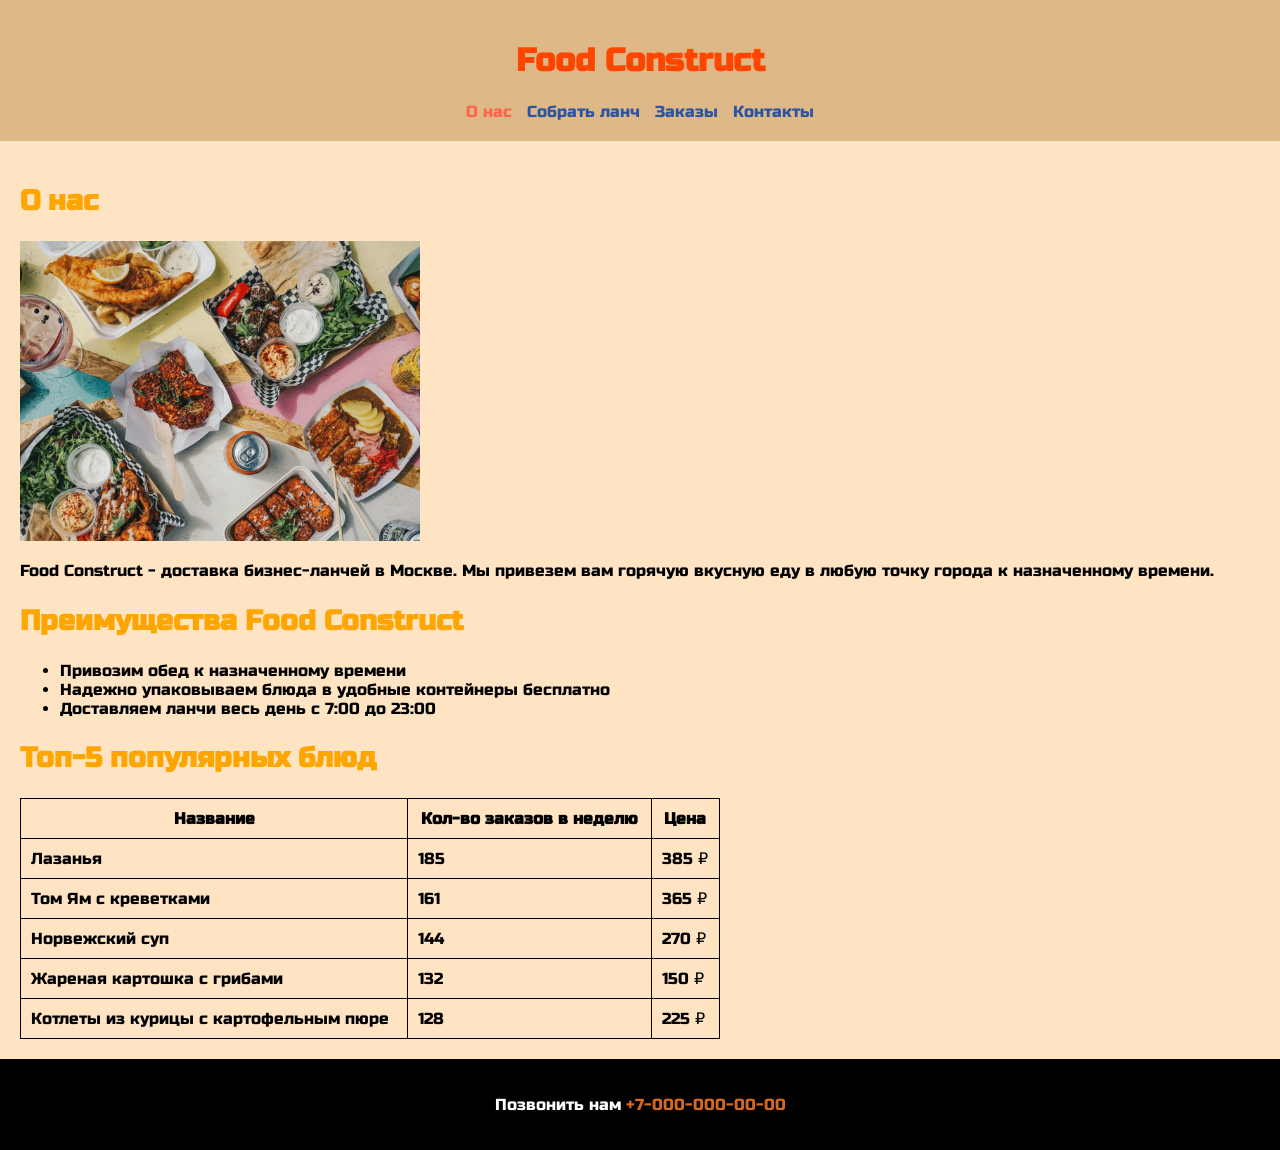
<file: lab1/index.html>
<!DOCTYPE html>
<html lang="ru">
<head>
    <meta charset="UTF-8">
    <meta name="viewport" content="width=device-width, initial-scale=1.0">
    <title>Food Construct</title>
    <link rel="preconnect" href="https://fonts.googleapis.com">
    <link rel="preconnect" href="https://fonts.gstatic.com" crossorigin>
    <link href="https://fonts.googleapis.com/css2?family=Russo+One&display=swap" rel="stylesheet">
    <link rel="stylesheet" href="style.css">
</head>
<body>
    
    <header>
        <h1>Food Construct</h1>
        <nav>
            <a href="#" class="active">О нас</a>
            <a href="../lab3/index.html">Собрать ланч</a>
            <a href="#">Заказы</a>
            <a href="#footer">Контакты</a>
        </nav>
    </header>

    <main>
        
        <section>
            <h2>О нас</h2>
            <img src="img/lunch.jpg" alt="Картинка ланча">
            <p>Food Construct - доставка бизнес-ланчей в Москве. Мы привезем вам горячую вкусную еду в любую точку города к назначенному времени.</p>
        </section>

        <section>
            <h2>Преимущества Food Construct</h2>
            <ul>
                <li>Привозим обед к назначенному времени</li>
                <li>Надежно упаковываем блюда в удобные контейнеры бесплатно</li>
                <li>Доставляем ланчи весь день с 7:00 до 23:00</li>
            </ul>
        </section>

        <section>
            <h2>Топ-5 популярных блюд</h2>
            <table>
                <tr>
                    <th>Название</th>
                    <th>Кол-во заказов в неделю</th>
                    <th>Цена</th>
                </tr>
                <tr>
                    <td>Лазанья</td>
                    <td>185</td>
                    <td>385 ₽</td>
                </tr>
                <tr>
                    <td>Том Ям с креветками</td>
                    <td>161</td>
                    <td>365 ₽</td>
                </tr>
                <tr>
                    <td>Норвежский суп</td>
                    <td>144</td>
                    <td>270 ₽</td>
                </tr>
                <tr>
                    <td>Жареная картошка с грибами</td>
                    <td>132</td>
                    <td>150 ₽</td>
                </tr>
                <tr>
                    <td>Котлеты из курицы с картофельным пюре</td>
                    <td>128</td>
                    <td>225 ₽</td>
                </tr>
            </table>
        </section>
    </main>

    <footer id="footer">
            <p>Позвонить нам <a href="tel:+70000000000">+7-000-000-00-00</a></p>
    </footer>

</body>
</html>
</file>
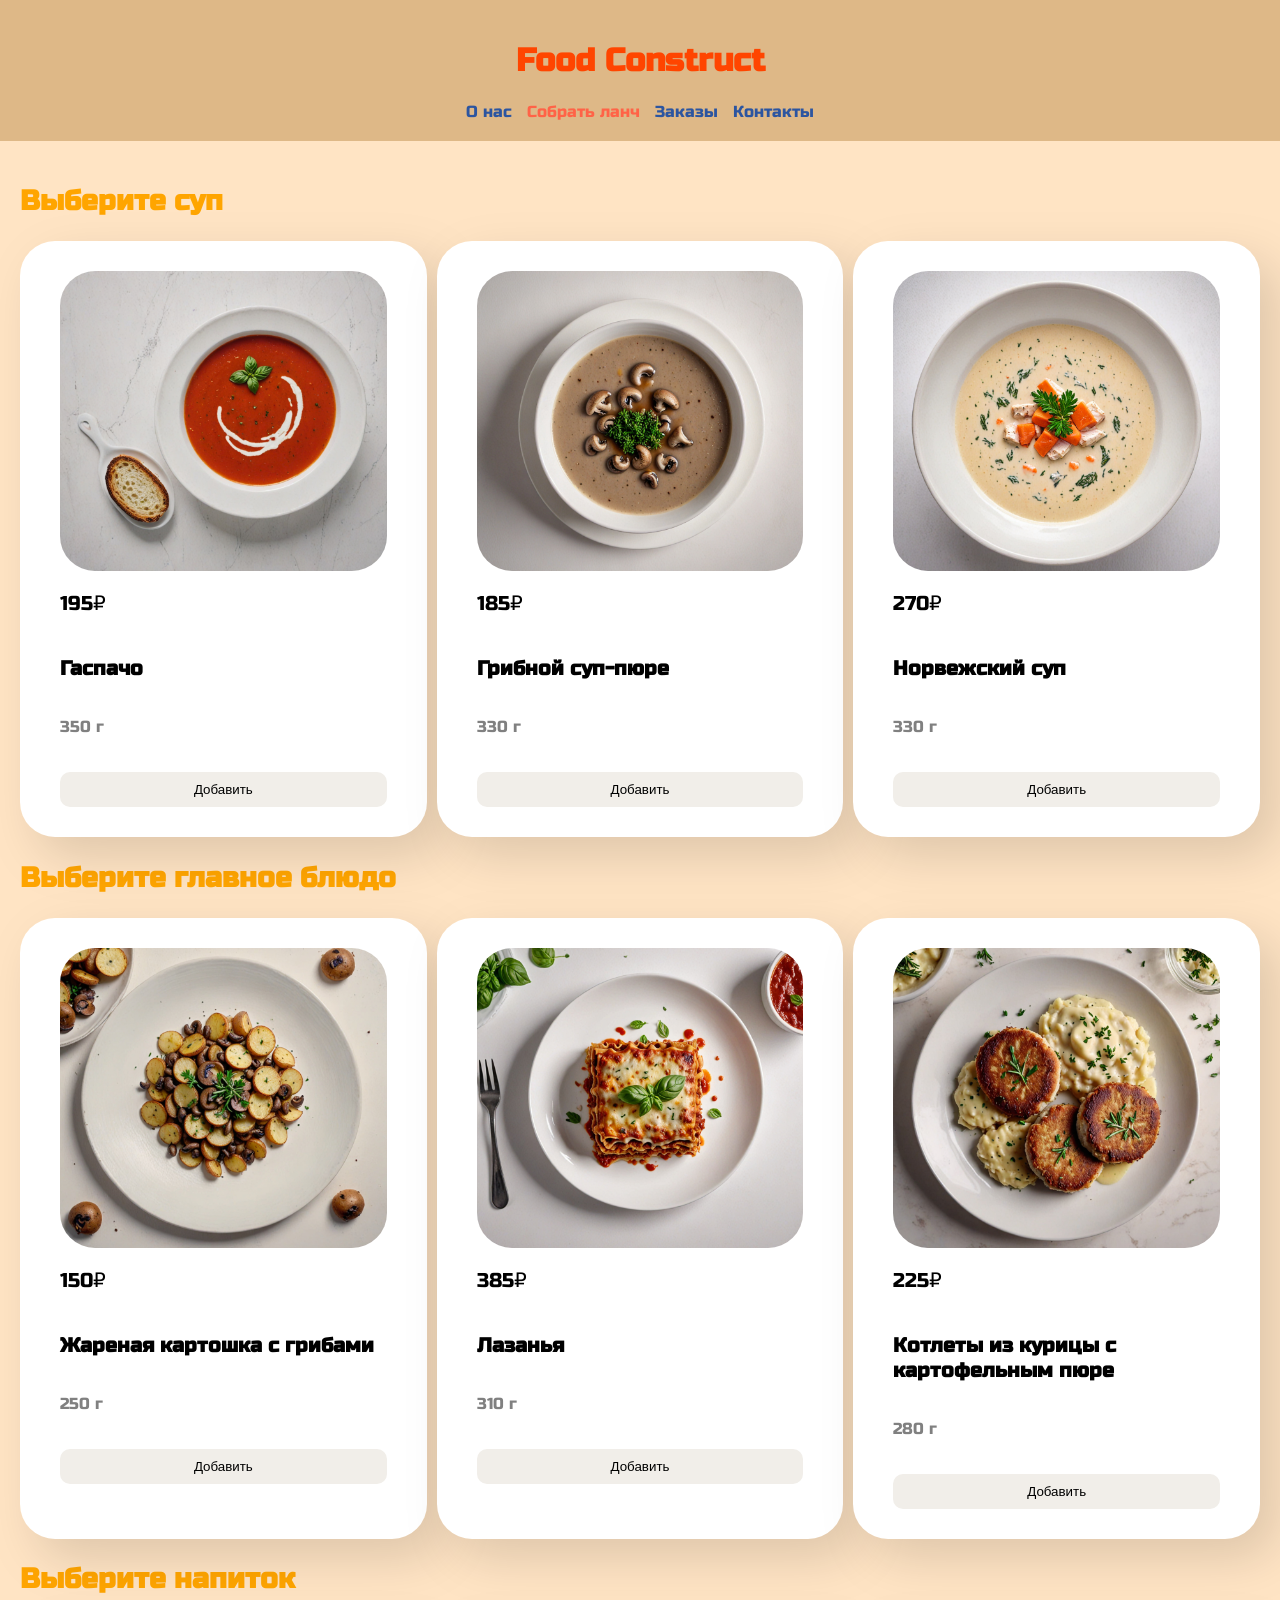
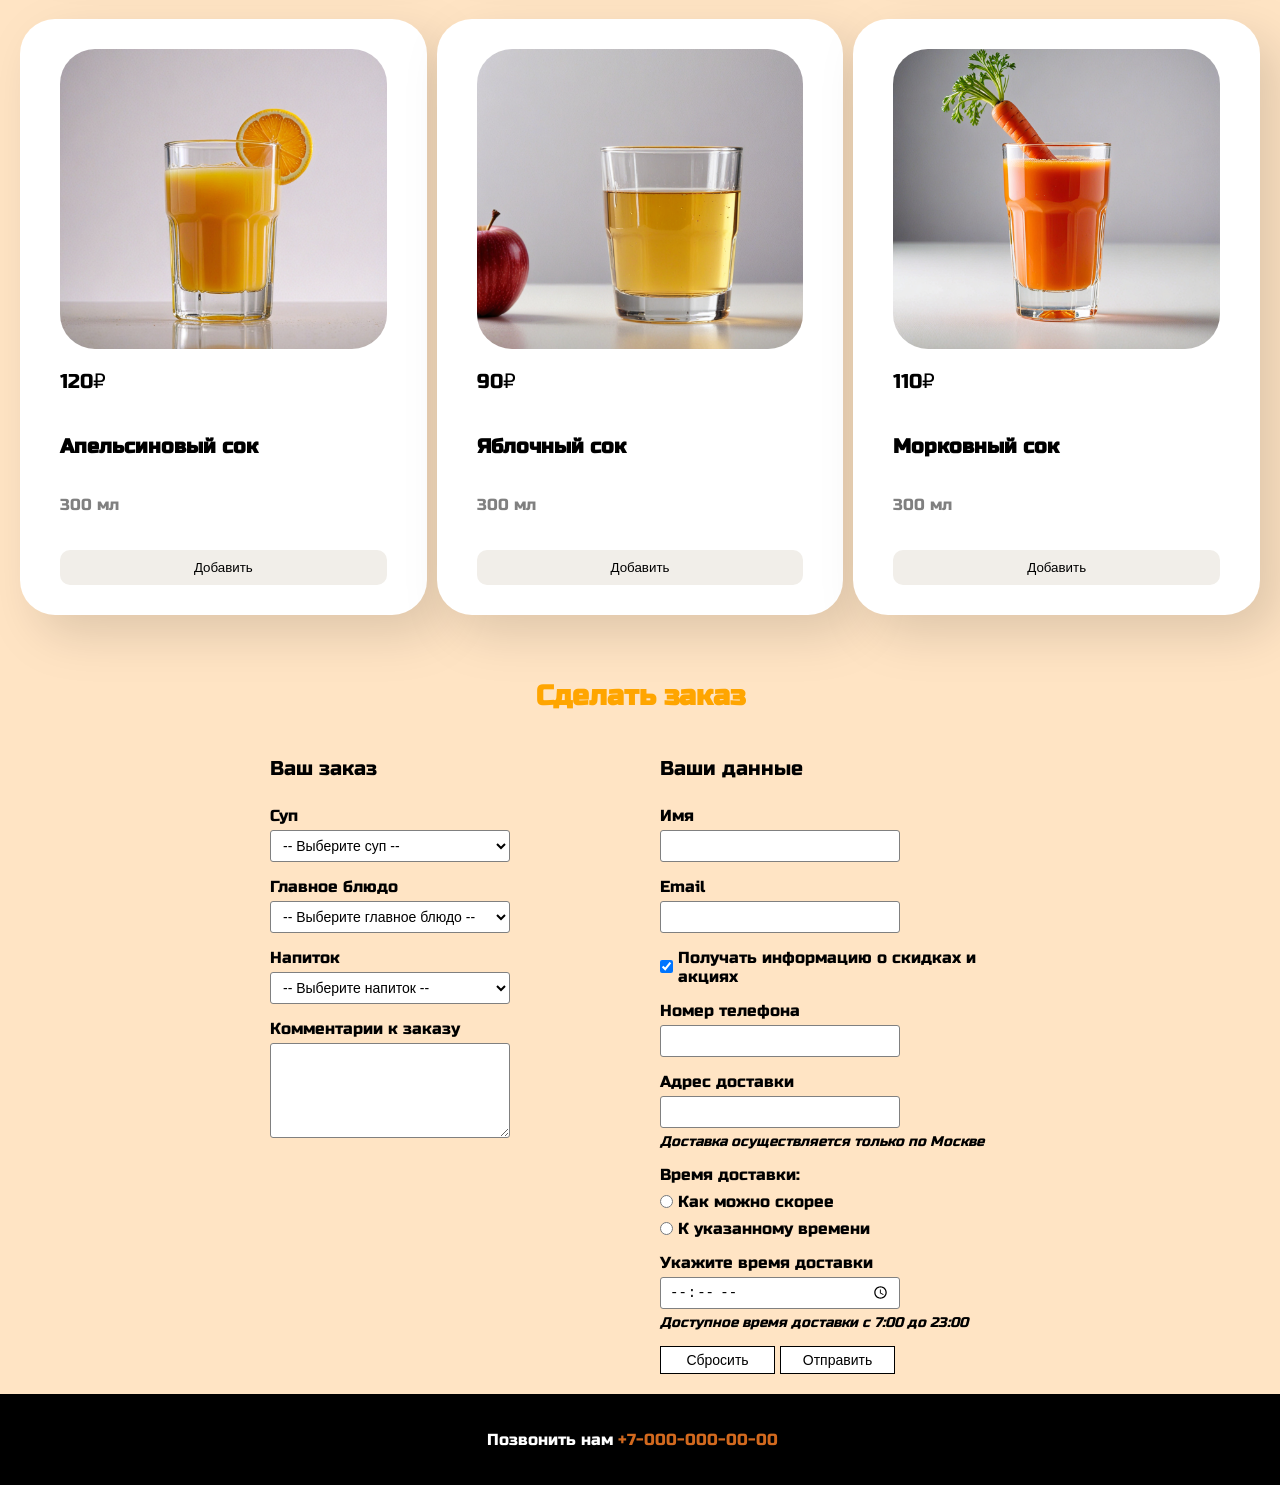
<file: lab2/index.html>
<!DOCTYPE html>
<html lang="ru">
<head>
    <meta charset="UTF-8">
    <meta name="viewport" content="width=device-width, initial-scale=1.0">
    <title>Собрать ланч - Food Construct</title>
    <link rel="preconnect" href="https://fonts.googleapis.com">
    <link rel="preconnect" href="https://fonts.gstatic.com" crossorigin>
    <link href="https://fonts.googleapis.com/css2?family=Russo+One&display=swap" rel="stylesheet">
    <link rel="stylesheet" href="style.css">
    <link rel="stylesheet" href="lunch.css">
</head>
<body>

    <header>
        <h1>Food Construct</h1>
        <nav>
            <a href="../lab1/index.html">О нас</a>
            <a href="#" class="active">Собрать ланч</a>
            <a href="#">Заказы</a>
            <a href="#footer">Контакты</a>
        </nav>
    </header>
    
    <main>
    
    <section>
        <h2>Выберите суп</h2>
        <div class="dishes">
            <div class="dish">
                <img src="img/gazpacho.jpg" alt="Суп 1">
                <p>195₽</p>
                <p>Гаспачо</p>
                <p>350 г</p>
                <button>Добавить</button>
            </div>
            <div class="dish">
                <img src="img/mushroom_soup.jpg" alt="Суп 2">
                <p>185₽</p>
                <p>Грибной суп-пюре</p>
                <p>330 г</p>
                <button>Добавить</button>
            </div>
            <div class="dish">
                <img src="img/norway_soup.jpg" alt="Суп 3">
                <p>270₽</p>
                <p>Норвежский суп</p>
                <p>330 г</p>
                <button>Добавить</button>
            </div>
        </div>

    </section>

    <section>
        <h2>Выберите главное блюдо</h2>
        <div class="dishes">
            <div class="dish">
                <img src="img/potato.jpg" alt="Главное блюдо 1">
                <p>150₽</p>
                <p>Жареная картошка с грибами</p>
                <p>250 г</p>
                <button>Добавить</button>
            </div>
            <div class="dish">
                <img src="img/lasagna.jpg" alt="Главное блюдо 2">
                <p>385₽</p>
                <p>Лазанья</p>
                <p>310 г</p>
                <button>Добавить</button>
            </div>
            <div class="dish">
                <img src="img/cutlet.jpg" alt="Главное блюдо 3">
                <p>225₽</p>
                <p>Котлеты из курицы с картофельным пюре</p>
                <p>280 г</p>
                <button>Добавить</button>
            </div>
        </div>

    </section>

    <section>
        <h2>Выберите напиток</h2>
        <div class="dishes">
            <div class="dish">
                <img src="img/orange-juice.jpg" alt="Напиток 1">
                <p>120₽</p>
                <p>Апельсиновый сок</p>
                <p>300 мл</p>
                <button>Добавить</button>
            </div>
            <div class="dish">
                <img src="img/apple-juice.jpg" alt="Напиток 2">
                <p>90₽</p>
                <p>Яблочный сок</p>
                <p>300 мл</p>
                <button>Добавить</button>
            </div>
            <div class="dish">
                <img src="img/carrot-juice.jpg" alt="Напиток 3">
                <p>110₽</p>
                <p>Морковный сок</p>
                <p>300 мл</p>
                <button>Добавить</button>
            </div>
        </div>

    </section>
    </main>
    
    <section class="order">
        <h2>Сделать заказ</h2>
        <form action="https://httpbin.org/post" method="POST">
            <div class="form-columns">

                <div class="form-block">
                    <h3>Ваш заказ</h3>

                    <label for="soup">Суп</label>
                    <select id="soup" name="soup" required>
                        <option value="">-- Выберите суп --</option>
                        <option value="gaspacho">Гаспачо</option>
                        <option value="mushroom_soup">Грибной суп-пюре</option>
                        <option value="norway_soup">Норвежский суп</option>
                    </select>

                    <label for="main-dish">Главное блюдо</label>
                    <select id="main-dish" name="main-dish" required>
                        <option value="">-- Выберите главное блюдо --</option>
                        <option value="potato">Жареная картошка с грибами</option>
                        <option value="lasagna">Лазанья</option>
                        <option value="cutlet">Котлеты из курицы с картофельным пюре</option>
                    </select>

                    <label for="drink">Напиток</label>
                    <select id="drink" name="drink" required>
                        <option value="">-- Выберите напиток --</option>
                        <option value="orange-juice">Апельсиновый сок</option>
                        <option value="apple-juice">Яблочный сок</option>
                        <option value="carrot-juice">Морковный сок</option>
                    </select>

                    <label for="comment">Комментарии к заказу</label>
                    <textarea id="comment" name="comment"></textarea>
                </div>

                <div class="form-block">
                    <h3>Ваши данные</h3>

                    <label for="name">Имя</label>
                    <input type="text" id="name" name="name" required>

                    <label for="email">Email</label>
                    <input type="email" id="email" name="email" required>

                    <div class="checkbox-row">
                        <input type="checkbox" id="subscribe" name="subscribe" checked>
                        <label for="subscribe">Получать информацию о скидках и акциях</label>
                    </div>

                    <label for="phone">Номер телефона</label>
                    <input type="tel" id="phone" name="phone" required>

                    <label for="address">Адрес доставки</label>
                    <input type="text" id="address" name="address" required>
                    <p class="hint">Доставка осуществляется только по Москве</p>

                    <fieldset>
                        <legend>Время доставки:</legend>
                        <div class="radio-row">
                            <input type="radio" id="asap" name="delivery-time" value="asap" required>
                            <label for="asap">Как можно скорее</label>
                        </div>
                        <div class="radio-row">
                            <input type="radio" id="scheduled" name="delivery-time" value="scheduled">
                            <label for="scheduled">К указанному времени</label>
                        </div>
                    </fieldset>

                    <label for="delivery-time-value">Укажите время доставки</label>
                    <input type="time" id="delivery-time-value" name="delivery-time-value" min="07:00" max="23:00" step="300">
                    <p class="hint">Доступное время доставки с 7:00 до 23:00</p>

                    <div class="buttons">
                        <button type="reset">Сбросить</button>
                        <button type="submit">Отправить</button>
                    </div>
                </div>

            </div>
        </form>
    </section>

    <footer id="footer">
        <p>Позвонить нам <a href="tel:+70000000000">+7-000-000-00-00</a></p>
    </footer>
    
</body>
</html>
</file>
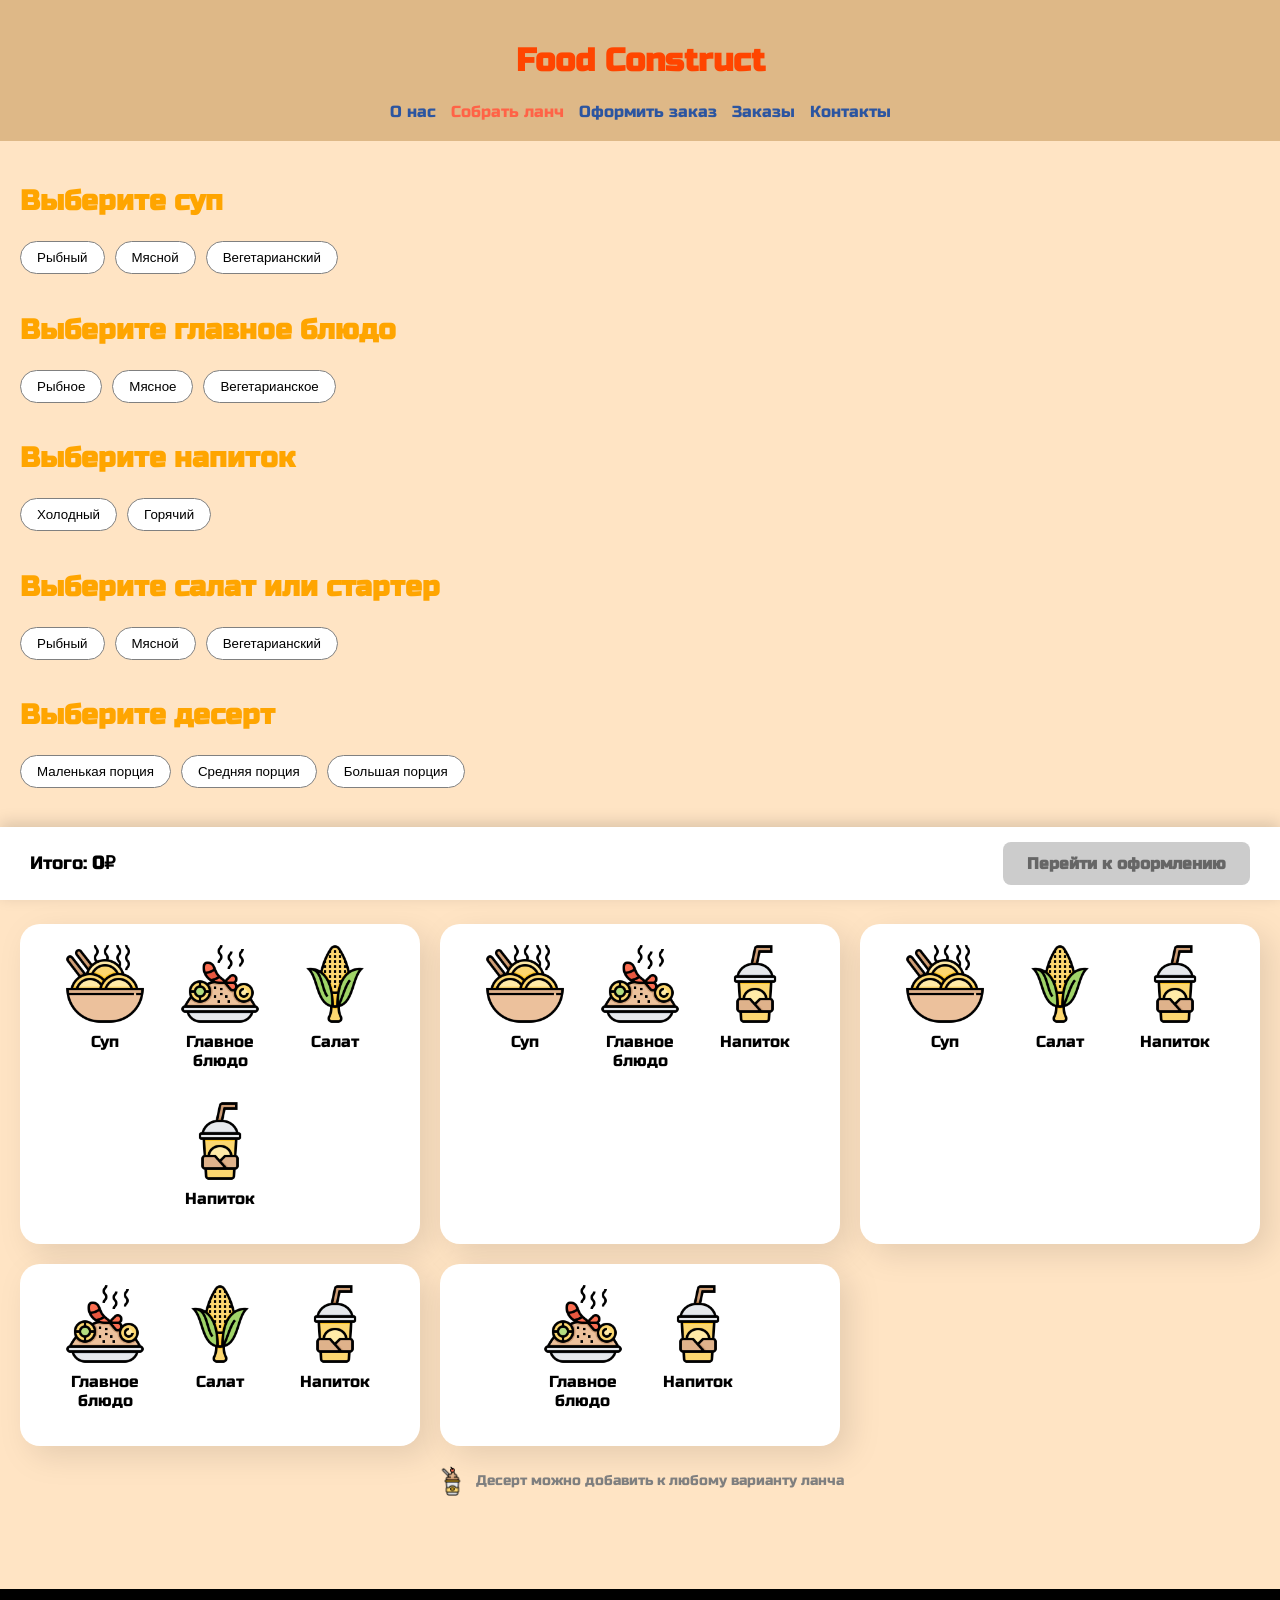
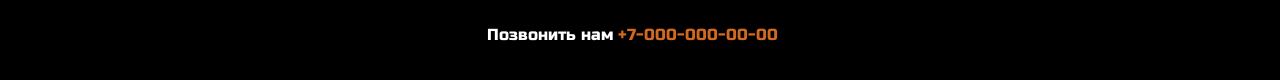
<file: lab3/index.html>
<!DOCTYPE html>
<html lang="ru">
<head>
    <meta charset="UTF-8">
    <meta name="viewport" content="width=device-width, initial-scale=1.0">
    <title>Собрать ланч - Food Construct</title>
    <link rel="preconnect" href="https://fonts.googleapis.com">
    <link rel="preconnect" href="https://fonts.gstatic.com" crossorigin>
    <link href="https://fonts.googleapis.com/css2?family=Russo+One&display=swap" rel="stylesheet">
    <link rel="stylesheet" href="style.css">
    <link rel="stylesheet" href="lunch.css">
    <script src="order.js" defer></script>
    <script src="display.js" defer></script>
    <script src="dishes.js" defer></script>
    <script src="filters.js" defer></script>
    <script src="validate.js" defer></script>
</head>
<body>

    <header>
        <h1>Food Construct</h1>
        <nav>
            <a href="landing.html">О нас</a>
            <a href="index.html" class="active">Собрать ланч</a>
            <a href="order.html">Оформить заказ</a>
            <a href="orders.html">Заказы</a>
            <a href="#footer">Контакты</a>
        </nav>
    </header>

    <main>

        <section>
            <h2>Выберите суп</h2>
            <div class="filters" data-filter-for="soup">
                <button type="button" class="filter-btn" data-kind="fish">Рыбный</button>
                <button type="button" class="filter-btn" data-kind="meat">Мясной</button>
                <button type="button" class="filter-btn" data-kind="veg">Вегетарианский</button>
            </div>
            <div class="dishes" data-category="soup"></div>
        </section>

        <section>
            <h2>Выберите главное блюдо</h2>
            <div class="filters" data-filter-for="main">
                <button type="button" class="filter-btn" data-kind="fish">Рыбное</button>
                <button type="button" class="filter-btn" data-kind="meat">Мясное</button>
                <button type="button" class="filter-btn" data-kind="veg">Вегетарианское</button>
            </div>
            <div class="dishes" data-category="main"></div>
        </section>

        <section>
            <h2>Выберите напиток</h2>
            <div class="filters" data-filter-for="drink">
                <button type="button" class="filter-btn" data-kind="cold">Холодный</button>
                <button type="button" class="filter-btn" data-kind="hot">Горячий</button>
            </div>
            <div class="dishes" data-category="drink"></div>
        </section>

        <section>
            <h2>Выберите салат или стартер</h2>
            <div class="filters" data-filter-for="salad">
                <button type="button" class="filter-btn" data-kind="fish">Рыбный</button>
                <button type="button" class="filter-btn" data-kind="meat">Мясной</button>
                <button type="button" class="filter-btn" data-kind="veg">Вегетарианский</button>
            </div>
            <div class="dishes" data-category="salad"></div>
        </section>

        <section>
            <h2>Выберите десерт</h2>
            <div class="filters" data-filter-for="dessert">
                <button type="button" class="filter-btn" data-kind="small">Маленькая порция</button>
                <button type="button" class="filter-btn" data-kind="medium">Средняя порция</button>
                <button type="button" class="filter-btn" data-kind="large">Большая порция</button>
            </div>
            <div class="dishes" data-category="dessert"></div>
        </section>

    </main>

    <section class="combo-section">
        <h2>Варианты ланча</h2>

        <div class="combo-list">
            <div class="combo">
                <div class="combo-dish">
                    <img src="img/soup.png" alt="Суп">
                    <p class="combo-caption">Суп</p>
                </div>
                <div class="combo-dish">
                    <img src="img/main.png" alt="Главное блюдо">
                    <p class="combo-caption">Главное блюдо</p>
                </div>
                <div class="combo-dish">
                    <img src="img/salad.png" alt="Салат">
                    <p class="combo-caption">Салат</p>
                </div>
                <div class="combo-dish">
                    <img src="img/drink.png" alt="Напиток">
                    <p class="combo-caption">Напиток</p>
                </div>
            </div>

            <div class="combo">
                <div class="combo-dish">
                    <img src="img/soup.png" alt="Суп">
                    <p class="combo-caption">Суп</p>
                </div>
                <div class="combo-dish">
                    <img src="img/main.png" alt="Главное блюдо">
                    <p class="combo-caption">Главное блюдо</p>
                </div>
                <div class="combo-dish">
                    <img src="img/drink.png" alt="Напиток">
                    <p class="combo-caption">Напиток</p>
                </div>
            </div>

            <div class="combo">
                <div class="combo-dish">
                    <img src="img/soup.png" alt="Суп">
                    <p class="combo-caption">Суп</p>
                </div>
                <div class="combo-dish">
                    <img src="img/salad.png" alt="Салат">
                    <p class="combo-caption">Салат</p>
                </div>
                <div class="combo-dish">
                    <img src="img/drink.png" alt="Напиток">
                    <p class="combo-caption">Напиток</p>
                </div>
            </div>

            <div class="combo">
                <div class="combo-dish">
                    <img src="img/main.png" alt="Главное блюдо">
                    <p class="combo-caption">Главное блюдо</p>
                </div>
                <div class="combo-dish">
                    <img src="img/salad.png" alt="Салат">
                    <p class="combo-caption">Салат</p>
                </div>
                <div class="combo-dish">
                    <img src="img/drink.png" alt="Напиток">
                    <p class="combo-caption">Напиток</p>
                </div>
            </div>

            <div class="combo">
                <div class="combo-dish">
                    <img src="img/main.png" alt="Главное блюдо">
                    <p class="combo-caption">Главное блюдо</p>
                </div>
                <div class="combo-dish">
                    <img src="img/drink.png" alt="Напиток">
                    <p class="combo-caption">Напиток</p>
                </div>
            </div>
        </div>

        <div class="dessert-note">
            <img src="img/desert.png" alt="Десерт">
            <p>Десерт можно добавить к любому варианту ланча</p>
        </div>
    </section>

    <div class="order-panel" id="order-panel" hidden>
        <div class="order-panel-info">
            Итого: <strong id="order-panel-price">0₽</strong>
        </div>
        <a href="order.html" class="order-panel-btn disabled" id="order-panel-link">Перейти к оформлению</a>
    </div>

    <footer id="footer">
        <p>Позвонить нам <a href="tel:+70000000000">+7-000-000-00-00</a></p>
    </footer>

</body>
</html>
</file>
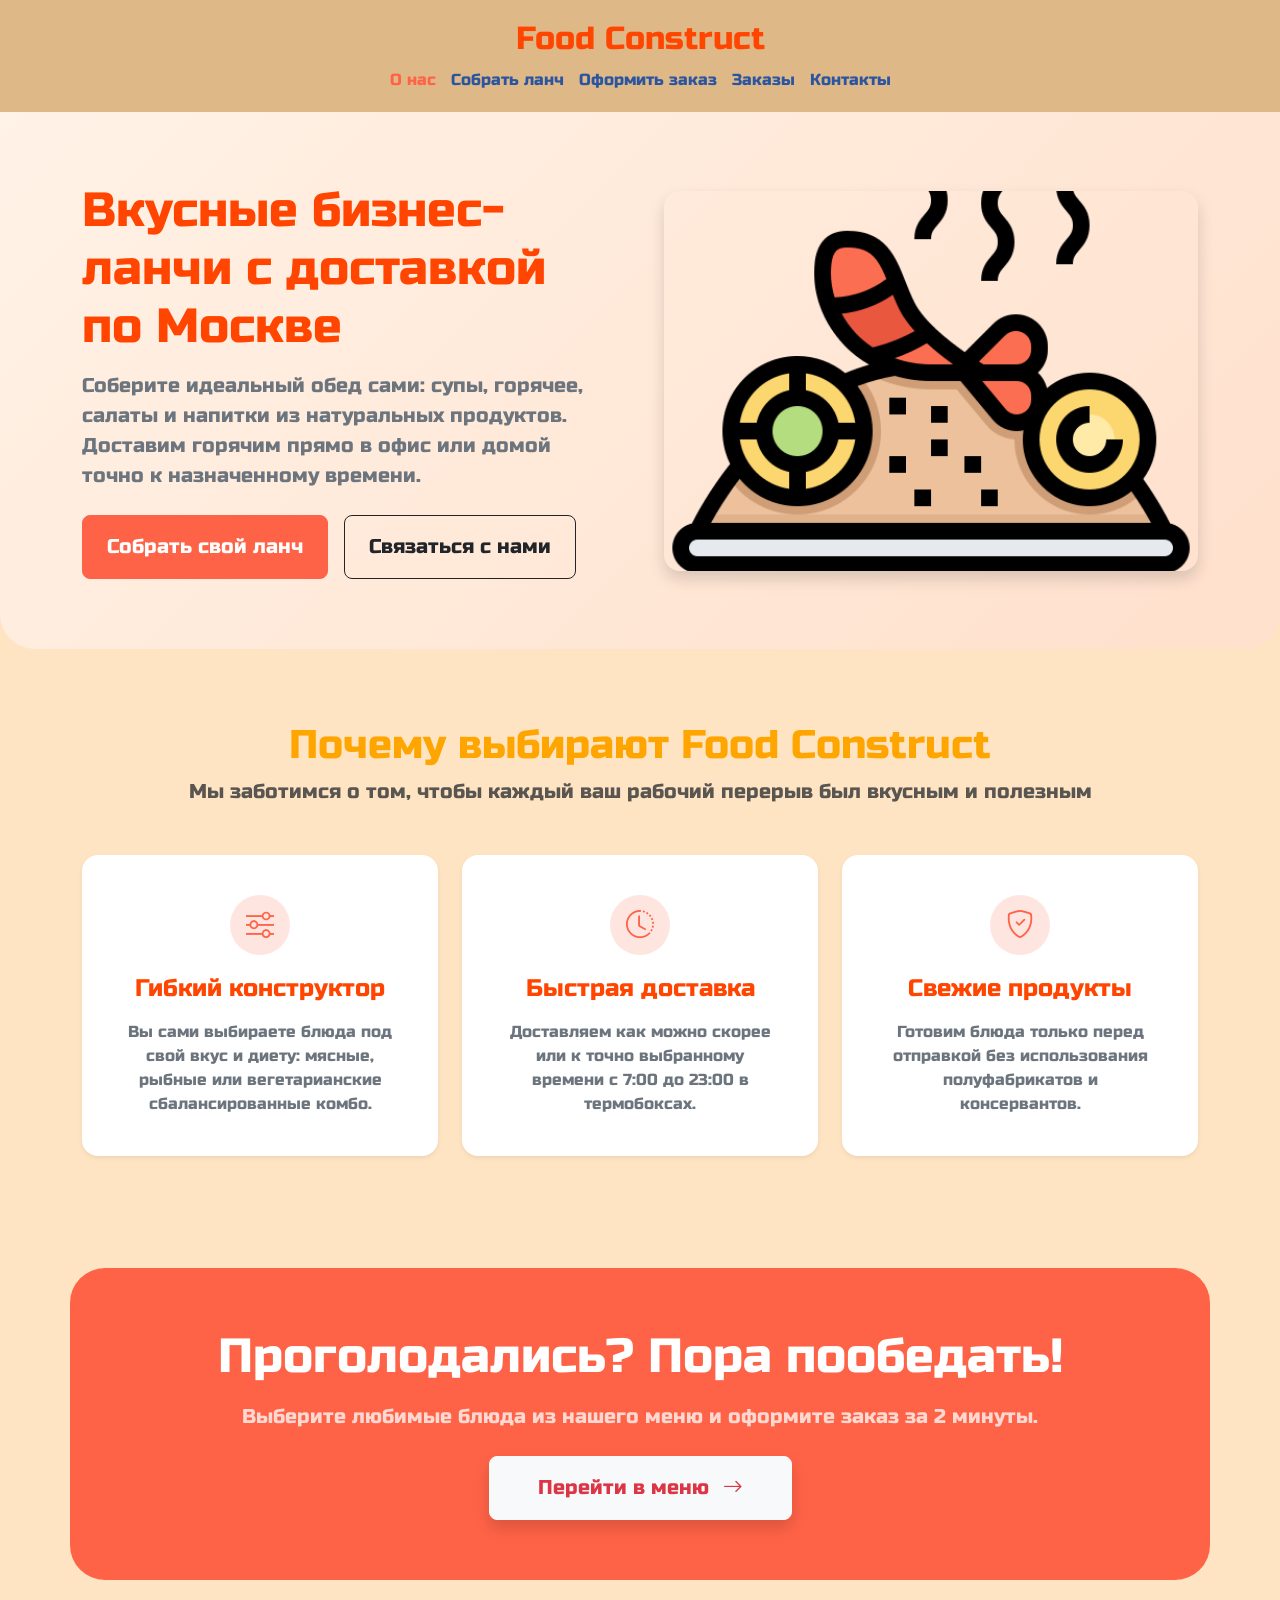
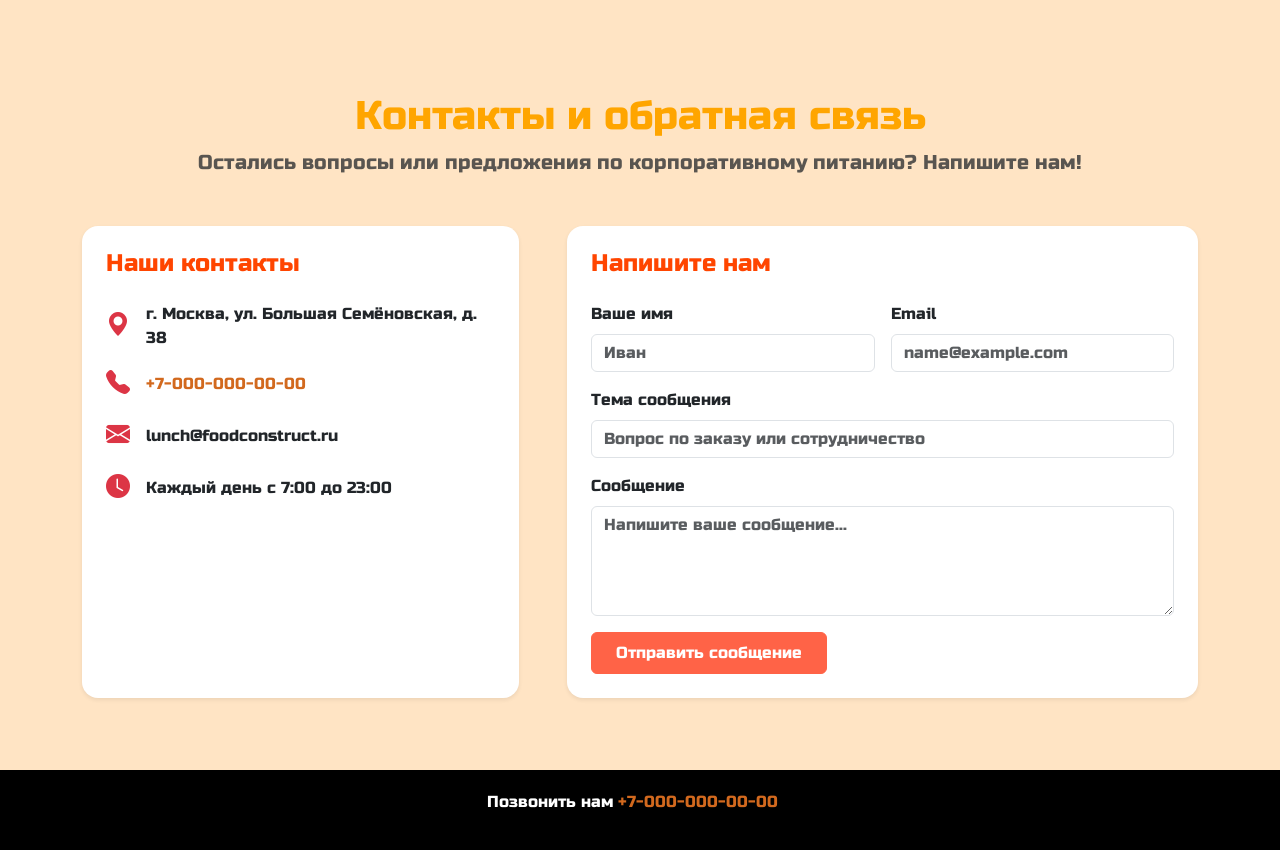
<file: lab3/landing.html>
<!DOCTYPE html>
<html lang="ru">
<head>
    <meta charset="UTF-8">
    <meta name="viewport" content="width=device-width, initial-scale=1.0">
    <title>О нас - Food Construct</title>
    <link rel="preconnect" href="https://fonts.googleapis.com">
    <link rel="preconnect" href="https://fonts.gstatic.com" crossorigin>
    <link href="https://fonts.googleapis.com/css2?family=Russo+One&display=swap" rel="stylesheet">
    
    <link href="https://cdn.jsdelivr.net/npm/bootstrap@5.3.3/dist/css/bootstrap.min.css" rel="stylesheet">
    <link rel="stylesheet" href="https://cdn.jsdelivr.net/npm/bootstrap-icons@1.11.3/font/bootstrap-icons.min.css">

    <link rel="stylesheet" href="style.css">

    <style>
        body {
            font-family: 'Russo One', sans-serif !important;
            background-color: bisque !important;
            margin: 0;
            padding: 0;
        }

        header {
            padding: 20px !important;
            text-align: center !important;
            background-color: burlywood !important;
        }

        header h1 {
            font-family: 'Russo One', sans-serif !important;
            color: orangered !important;
            margin: 0 0 10px 0;
            font-size: 32px;
            font-weight: normal;
        }

        nav {
            display: inline-flex !important;
            gap: 15px !important;
            flex-wrap: wrap !important;
            justify-content: center;
        }

        nav a {
            font-family: 'Russo One', sans-serif !important;
            text-decoration: none !important;
            color: rgb(44, 85, 160) !important;
            font-size: 16px;
        }

        nav a:hover {
            color: darkblue !important;
            text-decoration: none !important;
        }

        nav a.active {
            color: tomato !important;
            text-decoration: none !important;
        }

        @media (max-width: 800px) {
            nav {
                justify-content: space-between !important;
            }
        }

        @media (max-width: 600px) {
            nav {
                flex-direction: column !important;
                align-items: center !important;
            }
            nav a {
                font-size: calc(1em + 4px) !important;
            }
        }

        /* Футер в стиле оригинального сайта */
        footer {
            background-color: black !important;
            color: white !important;
            padding: 20px !important;
            text-align: center !important;
            font-family: 'Russo One', sans-serif !important;
        }

        footer a {
            color: chocolate !important;
            text-decoration: none !important;
            margin-right: 15px;
        }

        footer a:hover {
            color: brown !important;
        }

        .btn-brand {
            background-color: #ff6347;
            border-color: #ff6347;
            color: #fff;
            font-family: 'Russo One', sans-serif;
        }
        .btn-brand:hover {
            background-color: #e05338;
            border-color: #e05338;
            color: #fff;
        }

        .hero-section {
            background: linear-gradient(135deg, #fff2e6 0%, #ffe0cc 100%);
            padding: 70px 0;
            border-radius: 0 0 35px 35px;
        }

        .feature-icon {
            width: 60px;
            height: 60px;
            display: inline-flex;
            align-items: center;
            justify-content: center;
            background-color: #ffe5df;
            color: #ff6347;
            border-radius: 50%;
            font-size: 28px;
            margin-bottom: 20px;
        }

        .cta-section {
            background: #ff6347;
            color: white;
            padding: 60px 20px;
            border-radius: 35px;
            margin: 40px auto;
            max-width: 1140px;
        }
    </style>
</head>
<body>

    <header>
        <h1>Food Construct</h1>
        <nav>
            <a href="landing.html" class="active">О нас</a>
            <a href="index.html">Собрать ланч</a>
            <a href="order.html">Оформить заказ</a>
            <a href="orders.html">Заказы</a>
            <a href="#footer">Контакты</a>
        </nav>
    </header>

    <main class="p-0">

        <section class="hero-section">
            <div class="container">
                <div class="row align-items-center g-5">
                    <div class="col-lg-6 text-center text-lg-start">
                        <h2 class="display-5 mb-3" style="color: orangered;">Вкусные бизнес-ланчи с доставкой по Москве</h2>
                        <p class="lead text-secondary mb-4">
                            Соберите идеальный обед сами: супы, горячее, салаты и напитки из натуральных продуктов. Доставим горячим прямо в офис или домой точно к назначенному времени.
                        </p>
                        <div class="d-grid gap-3 d-sm-flex justify-content-sm-center justify-content-lg-start">
                            <a href="index.html" class="btn btn-brand btn-lg px-4 py-3">Собрать свой ланч</a>
                            <a href="#contacts" class="btn btn-outline-dark btn-lg px-4 py-3" style="font-family: 'Russo One', sans-serif;">Связаться с нами</a>
                        </div>
                    </div>
                    <div class="col-lg-6 text-center">
                        <img src="img/main.png" class="img-fluid rounded-4 shadow" alt="Бизнес ланч Food Construct" style="max-height: 380px; width: 100%; object-fit: cover;">
                    </div>
                </div>
            </div>
        </section>

        <section class="py-5">
            <div class="container py-4">
                <div class="text-center mb-5">
                    <h2 class="display-6" style="color: orange;">Почему выбирают Food Construct</h2>
                    <p class="text-muted fs-5">Мы заботимся о том, чтобы каждый ваш рабочий перерыв был вкусным и полезным</p>
                </div>
                <div class="row g-4 text-center">
                    <div class="col-md-4">
                        <div class="card h-100 p-4 border-0 shadow-sm rounded-4">
                            <div class="card-body">
                                <div class="feature-icon">
                                    <i class="bi bi-sliders"></i>
                                </div>
                                <h4 class="card-title mb-3" style="color: orangered;">Гибкий конструктор</h4>
                                <p class="card-text text-secondary">
                                    Вы сами выбираете блюда под свой вкус и диету: мясные, рыбные или вегетарианские сбалансированные комбо.
                                </p>
                            </div>
                        </div>
                    </div>
                    <div class="col-md-4">
                        <div class="card h-100 p-4 border-0 shadow-sm rounded-4">
                            <div class="card-body">
                                <div class="feature-icon">
                                    <i class="bi bi-clock-history"></i>
                                </div>
                                <h4 class="card-title mb-3" style="color: orangered;">Быстрая доставка</h4>
                                <p class="card-text text-secondary">
                                    Доставляем как можно скорее или к точно выбранному времени с 7:00 до 23:00 в термобоксах.
                                </p>
                            </div>
                        </div>
                    </div>
                    <div class="col-md-4">
                        <div class="card h-100 p-4 border-0 shadow-sm rounded-4">
                            <div class="card-body">
                                <div class="feature-icon">
                                    <i class="bi bi-shield-check"></i>
                                </div>
                                <h4 class="card-title mb-3" style="color: orangered;">Свежие продукты</h4>
                                <p class="card-text text-secondary">
                                    Готовим блюда только перед отправкой без использования полуфабрикатов и консервантов.
                                </p>
                            </div>
                        </div>
                    </div>
                </div>
            </div>
        </section>

        <section class="cta-section text-center">
            <div class="container">
                <h2 class="display-5 mb-3 text-white">Проголодались? Пора пообедать!</h2>
                <p class="fs-5 mb-4 text-white opacity-75">Выберите любимые блюда из нашего меню и оформите заказ за 2 минуты.</p>
                <a href="index.html" class="btn btn-light btn-lg px-5 py-3 text-danger shadow" style="font-family: 'Russo One', sans-serif;">
                    Перейти в меню <i class="bi bi-arrow-right ms-2"></i>
                </a>
            </div>
        </section>

        <section class="py-5" id="contacts">
            <div class="container py-4">
                <div class="text-center mb-5">
                    <h2 class="display-6" style="color: orange;">Контакты и обратная связь</h2>
                    <p class="text-muted fs-5">Остались вопросы или предложения по корпоративному питанию? Напишите нам!</p>
                </div>
                <div class="row g-5">
                    <div class="col-lg-5">
                        <div class="p-4 bg-white rounded-4 shadow-sm h-100">
                            <h4 class="mb-4" style="color: orangered;">Наши контакты</h4>
                            <div class="d-flex align-items-center mb-3">
                                <i class="bi bi-geo-alt-fill fs-4 text-danger me-3"></i>
                                <span>г. Москва, ул. Большая Семёновская, д. 38</span>
                            </div>
                            <div class="d-flex align-items-center mb-3">
                                <i class="bi bi-telephone-fill fs-4 text-danger me-3"></i>
                                <a href="tel:+70000000000" style="color: chocolate; text-decoration: none;">+7-000-000-00-00</a>
                            </div>
                            <div class="d-flex align-items-center mb-3">
                                <i class="bi bi-envelope-fill fs-4 text-danger me-3"></i>
                                <span>lunch@foodconstruct.ru</span>
                            </div>
                            <div class="d-flex align-items-center">
                                <i class="bi bi-clock-fill fs-4 text-danger me-3"></i>
                                <span>Каждый день с 7:00 до 23:00</span>
                            </div>
                        </div>
                    </div>

                    <div class="col-lg-7">
                        <div class="p-4 bg-white rounded-4 shadow-sm">
                            <h4 class="mb-4" style="color: orangered;">Напишите нам</h4>
                            <form id="feedback-form" onsubmit="event.preventDefault(); alert('Спасибо за обращение! Мы свяжемся с вами в ближайшее время.'); this.reset();">
                                <div class="row g-3">
                                    <div class="col-md-6">
                                        <label for="fb-name" class="form-label">Ваше имя</label>
                                        <input type="text" class="form-control" id="fb-name" required placeholder="Иван">
                                    </div>
                                    <div class="col-md-6">
                                        <label for="fb-email" class="form-label">Email</label>
                                        <input type="email" class="form-control" id="fb-email" required placeholder="name@example.com">
                                    </div>
                                    <div class="col-12">
                                        <label for="fb-subject" class="form-label">Тема сообщения</label>
                                        <input type="text" class="form-control" id="fb-subject" required placeholder="Вопрос по заказу или сотрудничество">
                                    </div>
                                    <div class="col-12">
                                        <label for="fb-message" class="form-label">Сообщение</label>
                                        <textarea class="form-control" id="fb-message" rows="4" required placeholder="Напишите ваше сообщение..."></textarea>
                                    </div>
                                    <div class="col-12">
                                        <button type="submit" class="btn btn-brand px-4 py-2">Отправить сообщение</button>
                                    </div>
                                </div>
                            </form>
                        </div>
                    </div>
                </div>
            </div>
        </section>

    </main>

    <footer id="footer">
        <p>Позвонить нам <a href="tel:+70000000000">+7-000-000-00-00</a></p>
    </footer>

    <script src="https://cdn.jsdelivr.net/npm/bootstrap@5.3.3/dist/js/bootstrap.bundle.min.js"></script>
</body>
</html>
</file>
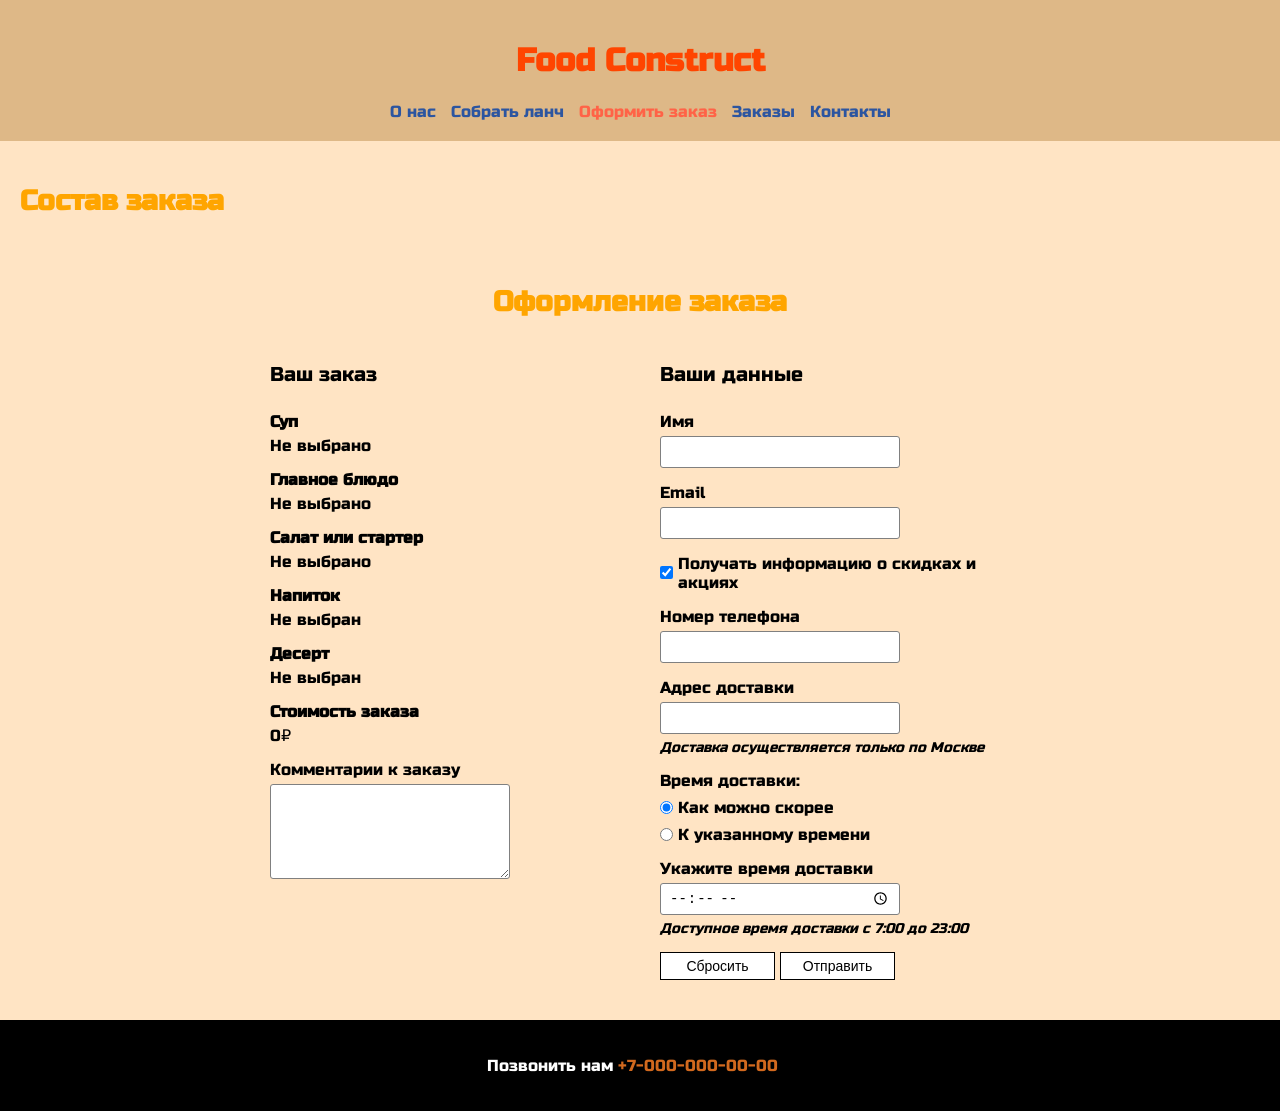
<file: lab3/order.html>
<!DOCTYPE html>
<html lang="ru">
<head>
    <meta charset="UTF-8">
    <meta name="viewport" content="width=device-width, initial-scale=1.0">
    <title>Оформить заказ - Food Construct</title>
    <link rel="preconnect" href="https://fonts.googleapis.com">
    <link rel="preconnect" href="https://fonts.gstatic.com" crossorigin>
    <link href="https://fonts.googleapis.com/css2?family=Russo+One&display=swap" rel="stylesheet">
    <link rel="stylesheet" href="style.css">
    <link rel="stylesheet" href="lunch.css">
    <script src="order-page.js" defer></script>
</head>
<body>

    <header>
        <h1>Food Construct</h1>
        <nav>
            <a href="landing.html">О нас</a>
            <a href="index.html">Собрать ланч</a>
            <a href="order.html" class="active">Оформить заказ</a>
            <a href="orders.html">Заказы</a>
            <a href="#footer">Контакты</a>
        </nav>
    </header>

    <main>

        <section class="order-composition-section">
            <h2>Состав заказа</h2>
            
            <p id="empty-order-msg" class="empty-msg" hidden>
                Ничего не выбрано. Чтобы добавить блюда в заказ, перейдите на страницу <a href="index.html">Собрать ланч</a>.
            </p>

            <div id="order-dishes-grid" class="dishes"></div>
        </section>

        <section class="order">
            <h2>Оформление заказа</h2>
            <form id="checkout-form">
                <div class="form-columns">

                    <div class="form-block">
                        <h3>Ваш заказ</h3>

                        <div id="order-summary">
                            <p class="order-label">Суп</p>
                            <p class="order-value" id="summary-soup">Не выбрано</p>

                            <p class="order-label">Главное блюдо</p>
                            <p class="order-value" id="summary-main">Не выбрано</p>

                            <p class="order-label">Салат или стартер</p>
                            <p class="order-value" id="summary-salad">Не выбрано</p>

                            <p class="order-label">Напиток</p>
                            <p class="order-value" id="summary-drink">Не выбран</p>

                            <p class="order-label">Десерт</p>
                            <p class="order-value" id="summary-dessert">Не выбран</p>

                            <p class="order-label">Стоимость заказа</p>
                            <p class="order-value" id="summary-total">0₽</p>
                        </div>

                        <label for="comment">Комментарии к заказу</label>
                        <textarea id="comment" name="comment"></textarea>
                    </div>

                    <div class="form-block">
                        <h3>Ваши данные</h3>

                        <label for="name">Имя</label>
                        <input type="text" id="name" name="name" required>

                        <label for="email">Email</label>
                        <input type="email" id="email" name="email" required>

                        <div class="checkbox-row">
                            <input type="checkbox" id="subscribe" name="subscribe" checked>
                            <label for="subscribe">Получать информацию о скидках и акциях</label>
                        </div>

                        <label for="phone">Номер телефона</label>
                        <input type="tel" id="phone" name="phone" required>

                        <label for="address">Адрес доставки</label>
                        <input type="text" id="address" name="address" required>
                        <p class="hint">Доставка осуществляется только по Москве</p>

                        <fieldset>
                            <legend>Время доставки:</legend>
                            <div class="radio-row">
                                <input type="radio" id="asap" name="delivery-time" value="now" checked required>
                                <label for="asap">Как можно скорее</label>
                            </div>
                            <div class="radio-row">
                                <input type="radio" id="scheduled" name="delivery-time" value="by_time">
                                <label for="scheduled">К указанному времени</label>
                            </div>
                        </fieldset>

                        <label for="delivery-time-value">Укажите время доставки</label>
                        <input type="time" id="delivery-time-value" name="delivery-time-value" min="07:00" max="23:00" step="300">
                        <p class="hint">Доступное время доставки с 7:00 до 23:00</p>

                        <div class="buttons">
                            <button type="reset">Сбросить</button>
                            <button type="submit">Отправить</button>
                        </div>
                    </div>

                </div>
            </form>
        </section>

    </main>

    <footer id="footer">
        <p>Позвонить нам <a href="tel:+70000000000">+7-000-000-00-00</a></p>
    </footer>

</body>
</html>
</file>
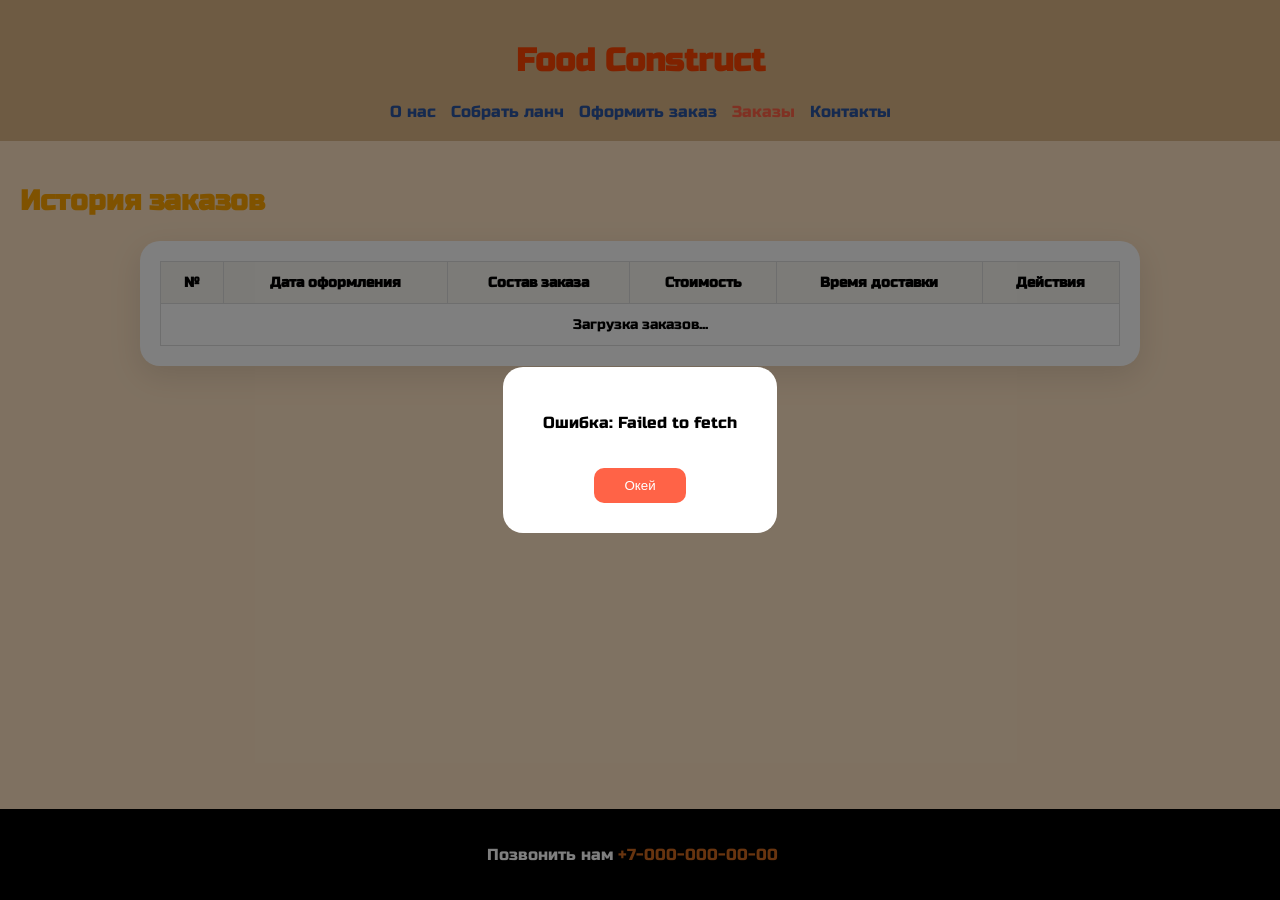
<file: lab3/orders.html>
<!DOCTYPE html>
<html lang="ru">
<head>
    <meta charset="UTF-8">
    <meta name="viewport" content="width=device-width, initial-scale=1.0">
    <title>История заказов - Food Construct</title>
    <link rel="preconnect" href="https://fonts.googleapis.com">
    <link rel="preconnect" href="https://fonts.gstatic.com" crossorigin>
    <link href="https://fonts.googleapis.com/css2?family=Russo+One&display=swap" rel="stylesheet">
    <link rel="stylesheet" href="style.css">
    <link rel="stylesheet" href="lunch.css">
    <script src="orders.js" defer></script>
</head>
<body>

    <header>
        <h1>Food Construct</h1>
        <nav>
            <a href="landing.html">О нас</a>
            <a href="index.html">Собрать ланч</a>
            <a href="order.html">Оформить заказ</a>
            <a href="orders.html" class="active">Заказы</a>
            <a href="#footer">Контакты</a>
        </nav>
    </header>

    <main>
        <section>
            <h2>История заказов</h2>
            <div class="orders-table-container">
                <table class="orders-table">
                    <thead>
                        <tr>
                            <th>№</th>
                            <th>Дата оформления</th>
                            <th>Состав заказа</th>
                            <th>Стоимость</th>
                            <th>Время доставки</th>
                            <th>Действия</th>
                        </tr>
                    </thead>
                    <tbody id="orders-tbody">
                        <tr>
                            <td colspan="6" style="text-align: center;">Загрузка заказов...</td>
                        </tr>
                    </tbody>
                </table>
            </div>
        </section>
    </main>

    <div id="modal-view" class="notification-overlay" hidden>
        <div class="modal-dialog">
            <button type="button" class="modal-close-btn" data-close>&times;</button>
            <h3>Просмотр заказа</h3>
            <div id="view-details-content"></div>
            <div class="modal-actions">
                <button type="button" class="notification-btn" data-close>Ок</button>
            </div>
        </div>
    </div>

    <div id="modal-edit" class="notification-overlay" hidden>
        <div class="modal-dialog">
            <button type="button" class="modal-close-btn" data-close>&times;</button>
            <h3>Редактирование заказа</h3>
            <form id="edit-order-form">
                <input type="hidden" id="edit-order-id">
                <div class="form-block">
                    <label for="edit-name">Имя</label>
                    <input type="text" id="edit-name" name="name" required>

                    <label for="edit-email">Email</label>
                    <input type="email" id="edit-email" name="email" required>

                    <label for="edit-phone">Номер телефона</label>
                    <input type="tel" id="edit-phone" name="phone" required>

                    <label for="edit-address">Адрес доставки</label>
                    <input type="text" id="edit-address" name="address" required>

                    <fieldset>
                        <legend>Время доставки:</legend>
                        <div class="radio-row">
                            <input type="radio" id="edit-asap" name="delivery-time" value="now" required>
                            <label for="edit-asap">Как можно скорее</label>
                        </div>
                        <div class="radio-row">
                            <input type="radio" id="edit-scheduled" name="delivery-time" value="by_time">
                            <label for="edit-scheduled">К указанному времени</label>
                        </div>
                    </fieldset>

                    <label for="edit-delivery-time-value">Укажите время доставки</label>
                    <input type="time" id="edit-delivery-time-value" name="delivery-time-value" min="07:00" max="23:00" step="300">

                    <label for="edit-comment">Комментарии</label>
                    <textarea id="edit-comment" name="comment"></textarea>
                </div>
                <div class="modal-actions">
                    <button type="button" class="action-btn" data-close>Отмена</button>
                    <button type="submit" class="notification-btn" style="margin-top:0;">Сохранить</button>
                </div>
            </form>
        </div>
    </div>

    <div id="modal-delete" class="notification-overlay" hidden>
        <div class="modal-dialog">
            <button type="button" class="modal-close-btn" data-close>&times;</button>
            <h3>Удаление заказа</h3>
            <p>Вы уверены, что хотите удалить этот заказ?</p>
            <div class="modal-actions">
                <button type="button" class="action-btn" data-close>Отмена</button>
                <button type="button" id="confirm-delete-btn" class="notification-btn" style="margin-top:0; background-color:#cc0000;">Да</button>
            </div>
        </div>
    </div>

    <footer id="footer">
        <p>Позвонить нам <a href="tel:+70000000000">+7-000-000-00-00</a></p>
    </footer>

</body>
</html>
</file>
<file: lab1/style.css>
* {
    box-sizing:border-box;
}

body{
    font-family: 'Russo One', sans-serif;
    margin: 0; /*внешний отступ*/
    padding: 0; /*внутренний отступ*/
    background-color:bisque; 
    display: flex;
    flex-direction: column;
    min-height: 100vh;  
}

header{
        padding: 20px;
        text-align: center;
        background-color:burlywood;
    }

a {
    text-decoration: none;
}

a:hover{
    color:darkblue;
}

/*nav a{
    color:cornflowerblue;
    margin-right: 15px;
}*/

nav { 
    display: inline-flex; 
    gap: 15px; 
    flex-wrap: wrap; 
}

footer a{
    color:chocolate;
}

footer a:hover{
    color:brown;
}

img {
    width: 400px;
    height: 300px;
    object-fit: cover;
}

main {
    padding: 20px;
    flex-grow: 1;
}

h1{
    color:orangered;
}

h2 {
    font-size: 28px;
    font-weight: bold;
    color:orange;
}

table{
    border-collapse: collapse;
    width: 700px;
}

th, td {
    border: 1px solid black;
    padding: 10px;
}

th{
    text-align: center;
}

td{
    text-align: left;
}

footer {
    background-color:black;
    color:white;
    padding: 20px;
    text-align: center;
}

nav a {
    color: rgb(44, 85, 160);
}

.active {
    color: tomato;
}

@media (max-width: 800px) {
    nav {
        justify-content: space-between;
    }
    img {
        width: 500px;
    }
}

@media (max-width: 600px) {
    h1 {
        text-align: center;
    }
    nav {
        flex-direction: column;
        align-items: center;
    }
    nav a {
        font-size: calc(1em + 4px);
    }
    img {
        width: 100%;
    }
    table {
        font-size: calc(1em - 2px);
        width: 100%;
    }
}

@media (max-width: 400px) {
    table {
        font-size: calc(1em - 4px);
    }
}
</file>
<file: lab2/style.css>
* {
    box-sizing:border-box;
}

body{
    font-family: 'Russo One', sans-serif;
    margin: 0; /*внешний отступ*/
    padding: 0; /*внутренний отступ*/
    background-color:bisque;   
    display: flex;
    flex-direction: column;
    min-height: 100vh;
}

header{
        padding: 20px;
        text-align: center;
        background-color:burlywood;
    }

a {
    text-decoration: none;
}

a:hover{
    color:darkblue;
}

/*nav a{
    color:cornflowerblue;
    margin-right: 15px;
}*/

nav { 
    display: inline-flex; 
    gap: 15px; 
    flex-wrap: wrap; 
}

footer a{
    color:chocolate;
    margin-right: 15px;
}

footer a:hover{
    color:brown;
}

img {
    width: 400px;
    height: 300px;
    object-fit: cover;
}

main {
    padding: 20px;
    flex-grow: 1;
}

h1{
    color:orangered;
}

h2 {
    font-size: 28px;
    font-weight: bold;
    color:orange;
}

table{
    border-collapse: collapse;
    width: 700px;
}

th, td {
    border: 1px solid black;
    padding: 10px;
}

th{
    text-align: center;
}

td{
    text-align: left;
}

footer {
    background-color:black;
    color:white;
    padding: 20px;
    text-align: center;
}

.active {
    color: tomato;
}

nav a {
    color: rgb(44, 85, 160);
}

@media (max-width: 800px) {
    nav {
        justify-content: space-between;
    }
}
</file>
<file: lab2/lunch.css>
.dishes{
    display: grid;
    grid-template-columns: 1fr 1fr 1fr;
    gap: 10px;
}

.dish{
    display: flex;
    flex-direction: column;
    padding: 30px 40px;
    border-radius: 35px;
    cursor: pointer;
    filter: drop-shadow(17px 19px 24px rgba(0, 0, 0, 0.13));
    background-color: white;
}

.dish img {
    width: 100%;
    border-radius: 35px;
}

.dish p:nth-child(2) {
    font-size: 20px;
}

.dish p:nth-child(3) {
    font-size: 20px;
    font-weight: bold;
}

.dish p:nth-child(4) {
    color: gray;
}

.dish button {
    background-color: #f1eee9;
    margin-top: 20px;
    padding: 10px 30px;
    border-radius: 10px;
    cursor: pointer;
    border: none;
}

.dish:hover {
    border: 2px solid tomato;
}

.dish:hover button {
    background-color: tomato;
}

@media (max-width: 800px) {
    .dishes {
        grid-template-columns: 1fr 1fr;
    }
}

@media (max-width: 600px) {
    h1 {
        text-align: center;
    }

    nav {
        flex-direction: column;
        align-items: center;
    }

    nav a {
        font-size: calc(1em + 4px);
    }

    section h2 {
        text-align: center;
    }

    .dishes {
        grid-template-columns: 1fr;
    }
}

.order {
    padding: 20px;
}

.order h2 {
    text-align: center;
}

.form-columns {
    display: grid;
    grid-template-columns: 1fr 1fr;
    gap: 40px;
    max-width: 740px;
    margin: 0 auto;
}

.form-block {
    display: flex;
    flex-direction: column;
    align-items: flex-start;
}

.form-block h3 {
    font-size: 20px;
    font-weight: normal;
    margin-bottom: 10px;
}

.form-block label {
    margin-top: 15px;
    margin-bottom: 5px;
    font-size: 16px;
}

.form-block select,
.form-block input[type="text"],
.form-block input[type="email"],
.form-block input[type="tel"],
.form-block input[type="time"],
.form-block textarea {
    width: 240px;
    height: 32px;
    padding: 0 8px;
    font-size: 14px;
    border: 1px solid gray;
    border-radius: 3px;
    background-color: white;
}

.form-block textarea {
    height: 95px;
    padding: 8px;
    resize: vertical;
}

.checkbox-row,
.radio-row {
    display: flex;
    align-items: center;
    gap: 5px;
}

.checkbox-row {
    margin-top: 15px;
}

.radio-row {
    margin-top: 8px;
}

.checkbox-row input,
.radio-row input {
    margin: 0;
}

.checkbox-row label,
.radio-row label {
    margin: 0;
}

.form-block fieldset {
    border: none;
    padding: 0;
    margin: 15px 0 0;
}

.form-block legend {
    padding: 0;
    font-size: 16px;
}

.hint {
    font-style: italic;
    font-size: 14px;
    margin: 5px 0 0;
}

.buttons {
    display: flex;
    gap: 5px;
    margin-top: 15px;
}

.buttons button {
    width: 115px;
    height: 28px;
    font-size: 14px;
    background-color: white;
    border: 1px solid black;
    cursor: pointer;
}

@media (max-width: 600px) {
    .form-columns {
        grid-template-columns: 1fr;
        max-width: 240px;
    }
}
</file>
<file: lab3/style.css>
* {
    box-sizing:border-box;
}

body{
    font-family: 'Russo One', sans-serif;
    margin: 0; /*внешний отступ*/
    padding: 0; /*внутренний отступ*/
    background-color:bisque;   
    display: flex;
    flex-direction: column;
    min-height: 100vh;
}

header{
        padding: 20px;
        text-align: center;
        background-color:burlywood;
    }

a {
    text-decoration: none;
}

a:hover{
    color:darkblue;
}

/*nav a{
    color:cornflowerblue;
    margin-right: 15px;
}*/

nav { 
    display: inline-flex; 
    gap: 15px; 
    flex-wrap: wrap; 
}

footer a{
    color:chocolate;
    margin-right: 15px;
}

footer a:hover{
    color:brown;
}

img {
    width: 400px;
    height: 300px;
    object-fit: cover;
}

main {
    padding: 20px;
    flex-grow: 1;
}

h1{
    color:orangered;
}

h2 {
    font-size: 28px;
    font-weight: bold;
    color:orange;
}

table{
    border-collapse: collapse;
    width: 700px;
}

th, td {
    border: 1px solid black;
    padding: 10px;
}

th{
    text-align: center;
}

td{
    text-align: left;
}

footer {
    background-color:black;
    color:white;
    padding: 20px;
    text-align: center;
}

.active {
    color: tomato;
}

nav a {
    color: rgb(44, 85, 160);
}

@media (max-width: 800px) {
    nav {
        justify-content: space-between;
    }
}
</file>
<file: lab3/lunch.css>
.dishes{
    display: grid;
    grid-template-columns: 1fr 1fr 1fr;
    gap: 10px;
}

.dish{
    display: flex;
    flex-direction: column;
    padding: 30px 40px;
    border-radius: 35px;
    border: 2px solid transparent;
    cursor: pointer;
    filter: drop-shadow(17px 19px 24px rgba(0, 0, 0, 0.13));
    background-color: white;
}

.dish img {
    width: 100%;
    border-radius: 35px;
}

.dish p:nth-child(2) {
    font-size: 20px;
}

.dish p:nth-child(3) {
    font-size: 20px;
    font-weight: bold;
}

.dish p:nth-child(4) {
    color: gray;
}

.dish button {
    background-color: #f1eee9;
    margin-top: 20px;
    padding: 10px 30px;
    border-radius: 10px;
    cursor: pointer;
    border: none;
}

.dish:hover {
    border: 2px solid tomato;
}

.dish:hover button {
    background-color: tomato;
}

@media (max-width: 800px) {
    .dishes {
        grid-template-columns: 1fr 1fr;
    }
}

@media (max-width: 600px) {
    h1 {
        text-align: center;
    }

    nav {
        flex-direction: column;
        align-items: center;
    }

    nav a {
        font-size: calc(1em + 4px);
    }

    section h2 {
        text-align: center;
    }

    .dishes {
        grid-template-columns: 1fr;
    }
}

.order {
    padding: 20px;
}

.order h2 {
    text-align: center;
}

.form-columns {
    display: grid;
    grid-template-columns: 1fr 1fr;
    gap: 40px;
    max-width: 740px;
    margin: 0 auto;
}

.form-block {
    display: flex;
    flex-direction: column;
    align-items: flex-start;
}

.form-block h3 {
    font-size: 20px;
    font-weight: normal;
    margin-bottom: 10px;
}

.form-block label {
    margin-top: 15px;
    margin-bottom: 5px;
    font-size: 16px;
}

.form-block input[type="text"],
.form-block input[type="email"],
.form-block input[type="tel"],
.form-block input[type="time"],
.form-block textarea {
    width: 240px;
    height: 32px;
    padding: 0 8px;
    font-size: 14px;
    border: 1px solid gray;
    border-radius: 3px;
    background-color: white;
}

.form-block textarea {
    height: 95px;
    padding: 8px;
    resize: vertical;
}

.checkbox-row,
.radio-row {
    display: flex;
    align-items: center;
    gap: 5px;
}

.checkbox-row {
    margin-top: 15px;
}

.radio-row {
    margin-top: 8px;
}

.checkbox-row input,
.radio-row input {
    margin: 0;
}

.checkbox-row label,
.radio-row label {
    margin: 0;
}

.form-block fieldset {
    border: none;
    padding: 0;
    margin: 15px 0 0;
}

.form-block legend {
    padding: 0;
    font-size: 16px;
}

.hint {
    font-style: italic;
    font-size: 14px;
    margin: 5px 0 0;
}

.buttons {
    display: flex;
    gap: 5px;
    margin-top: 15px;
}

.buttons button {
    width: 115px;
    height: 28px;
    font-size: 14px;
    background-color: white;
    border: 1px solid black;
    cursor: pointer;
}

@media (max-width: 600px) {
    .form-columns {
        grid-template-columns: 1fr;
        max-width: 240px;
    }
}

.dish.selected {
    border: 2px solid tomato;
}

.order-label {
    font-weight: bold;
    margin: 15px 0 5px;
}

.order-value {
    margin: 0;
}

.filters {
    display: flex;
    gap: 10px;
    flex-wrap: wrap;
    margin-bottom: 15px;
}

.filter-btn {
    padding: 8px 16px;
    border: 1px solid gray;
    border-radius: 20px;
    background-color: white;
    cursor: pointer;
}

.filter-btn.active {
    background-color: tomato;
    color: white;
    border-color: tomato;
}

.dish[hidden] {
    display: none;
}

.combo-section {
    padding: 20px;
}

.combo-section h2 {
    text-align: center;
}

.combo-list {
    display: grid;
    grid-template-columns: 1fr 1fr 1fr;
    gap: 20px;
}

.combo {
    display: flex;
    gap: 15px;
    flex-wrap: wrap;
    justify-content: center;
    background-color: white;
    border-radius: 20px;
    padding: 20px;
    filter: drop-shadow(10px 10px 15px rgba(0, 0, 0, 0.1));
}

.combo-dish {
    display: flex;
    flex-direction: column;
    align-items: center;
    width: 100px;
}

.combo-dish img {
    width: 80px;
    height: 80px;
    object-fit: contain;
    transition: transform 0.2s;
}

.combo-dish img:hover {
    transform: translateY(-5px) scale(1.1);
}

.combo-caption {
    margin-top: 8px;
    font-size: 16px;
    text-align: center;
}

.dessert-note {
    display: flex;
    align-items: center;
    justify-content: center;
    gap: 10px;
    margin-top: 20px;
}

.dessert-note img {
    width: 30px;
    height: 30px;
    object-fit: contain;
}

.dessert-note p {
    font-size: 14px;
    color: gray;
    margin: 0;
}

@media (max-width: 800px) {
    .combo-list {
        grid-template-columns: 1fr 1fr;
    }
}

@media (max-width: 600px) {
    .combo-list {
        grid-template-columns: 1fr;
    }
}

.notification-overlay {
    position: fixed;
    top: 0;
    left: 0;
    width: 100%;
    height: 100%;
    background-color: rgba(0, 0, 0, 0.5);
    display: flex;
    align-items: center;
    justify-content: center;
    z-index: 1000;
}

.notification-box {
    background-color: white;
    border-radius: 20px;
    padding: 30px 40px;
    max-width: 400px;
    text-align: center;
}

.notification-btn {
    margin-top: 20px;
    padding: 10px 30px;
    border: none;
    border-radius: 10px;
    background-color: tomato;
    color: white;
    cursor: pointer;
}

.notification-btn:hover {
    background-color: white;
    color: tomato;
    border: 1px solid tomato;
}

/*ЛР8*/
.order-panel {
    position: sticky;
    bottom: 0;
    left: 0;
    width: 100%;
    background-color: white;
    box-shadow: 0 -4px 15px rgba(0, 0, 0, 0.15);
    padding: 15px 30px;
    display: flex;
    justify-content: space-between;
    align-items: center;
    z-index: 100;
    box-sizing: border-box;
}

.order-panel-info {
    font-size: 18px;
}

.order-panel-btn {
    display: inline-block;
    padding: 12px 24px;
    background-color: tomato;
    color: white;
    text-decoration: none;
    border-radius: 8px;
    font-weight: bold;
    transition: opacity 0.2s, background-color 0.2s;
}

.order-panel-btn.disabled {
    background-color: #ccc;
    color: #666;
    pointer-events: none;
    cursor: not-allowed;
}

.empty-msg {
    text-align: center;
    font-size: 18px;
    margin: 40px 0;
}

.empty-msg a {
    color: tomato;
    text-decoration: underline;
}

.dish button.delete-btn {
    background-color: #ffdddd;
    color: #cc0000;
}

.dish button.delete-btn:hover {
    background-color: #cc0000;
    color: white;
}

/* ЛР 9 */
.orders-table-container {
    max-width: 1000px;
    margin: 20px auto;
    overflow-x: auto;
    background-color: white;
    border-radius: 20px;
    padding: 20px;
    filter: drop-shadow(0 10px 15px rgba(0, 0, 0, 0.1));
}

.orders-table {
    width: 100%;
    border-collapse: collapse;
}

.orders-table th,
.orders-table td {
    padding: 12px 14px;
    border: 1px solid #ddd;
    text-align: left;
    font-size: 14px;
}

.orders-table th {
    background-color: #f8f6f0;
    text-align: center;
}

.orders-table td.actions-cell {
    white-space: nowrap;
    text-align: center;
}

.action-btn {
    padding: 6px 10px;
    margin: 0 2px;
    border: none;
    border-radius: 6px;
    cursor: pointer;
    font-size: 12px;
}

.btn-view {
    background-color: #e0f2fe;
    color: #0369a1;
}

.btn-edit {
    background-color: #fef3c7;
    color: #b45309;
}

.btn-delete {
    background-color: #fee2e2;
    color: #b91c1c;
}

.modal-dialog {
    background-color: white;
    border-radius: 20px;
    padding: 25px 30px;
    width: 100%;
    max-width: 500px;
    position: relative;
    box-sizing: border-box;
    max-height: 90vh;
    overflow-y: auto;
}

.modal-close-btn {
    position: absolute;
    top: 15px;
    right: 20px;
    background: none;
    border: none;
    font-size: 24px;
    cursor: pointer;
    line-height: 1;
}

.modal-actions {
    display: flex;
    justify-content: flex-end;
    gap: 10px;
    margin-top: 20px;
}

.modal-dialog .form-block {
    width: 100%;
}

.modal-dialog .form-block input[type="text"],
.modal-dialog .form-block input[type="email"],
.modal-dialog .form-block input[type="tel"],
.modal-dialog .form-block input[type="time"],
.modal-dialog .form-block textarea {
    width: 100%;
    box-sizing: border-box;
}

.order-detail-row {
    margin: 10px 0;
    font-size: 14px;
    line-height: 1.4;
}

.order-detail-row strong {
    display: inline-block;
    min-width: 160px;
}

.notification-overlay[hidden] {
    display: none !important;
}
</file>
